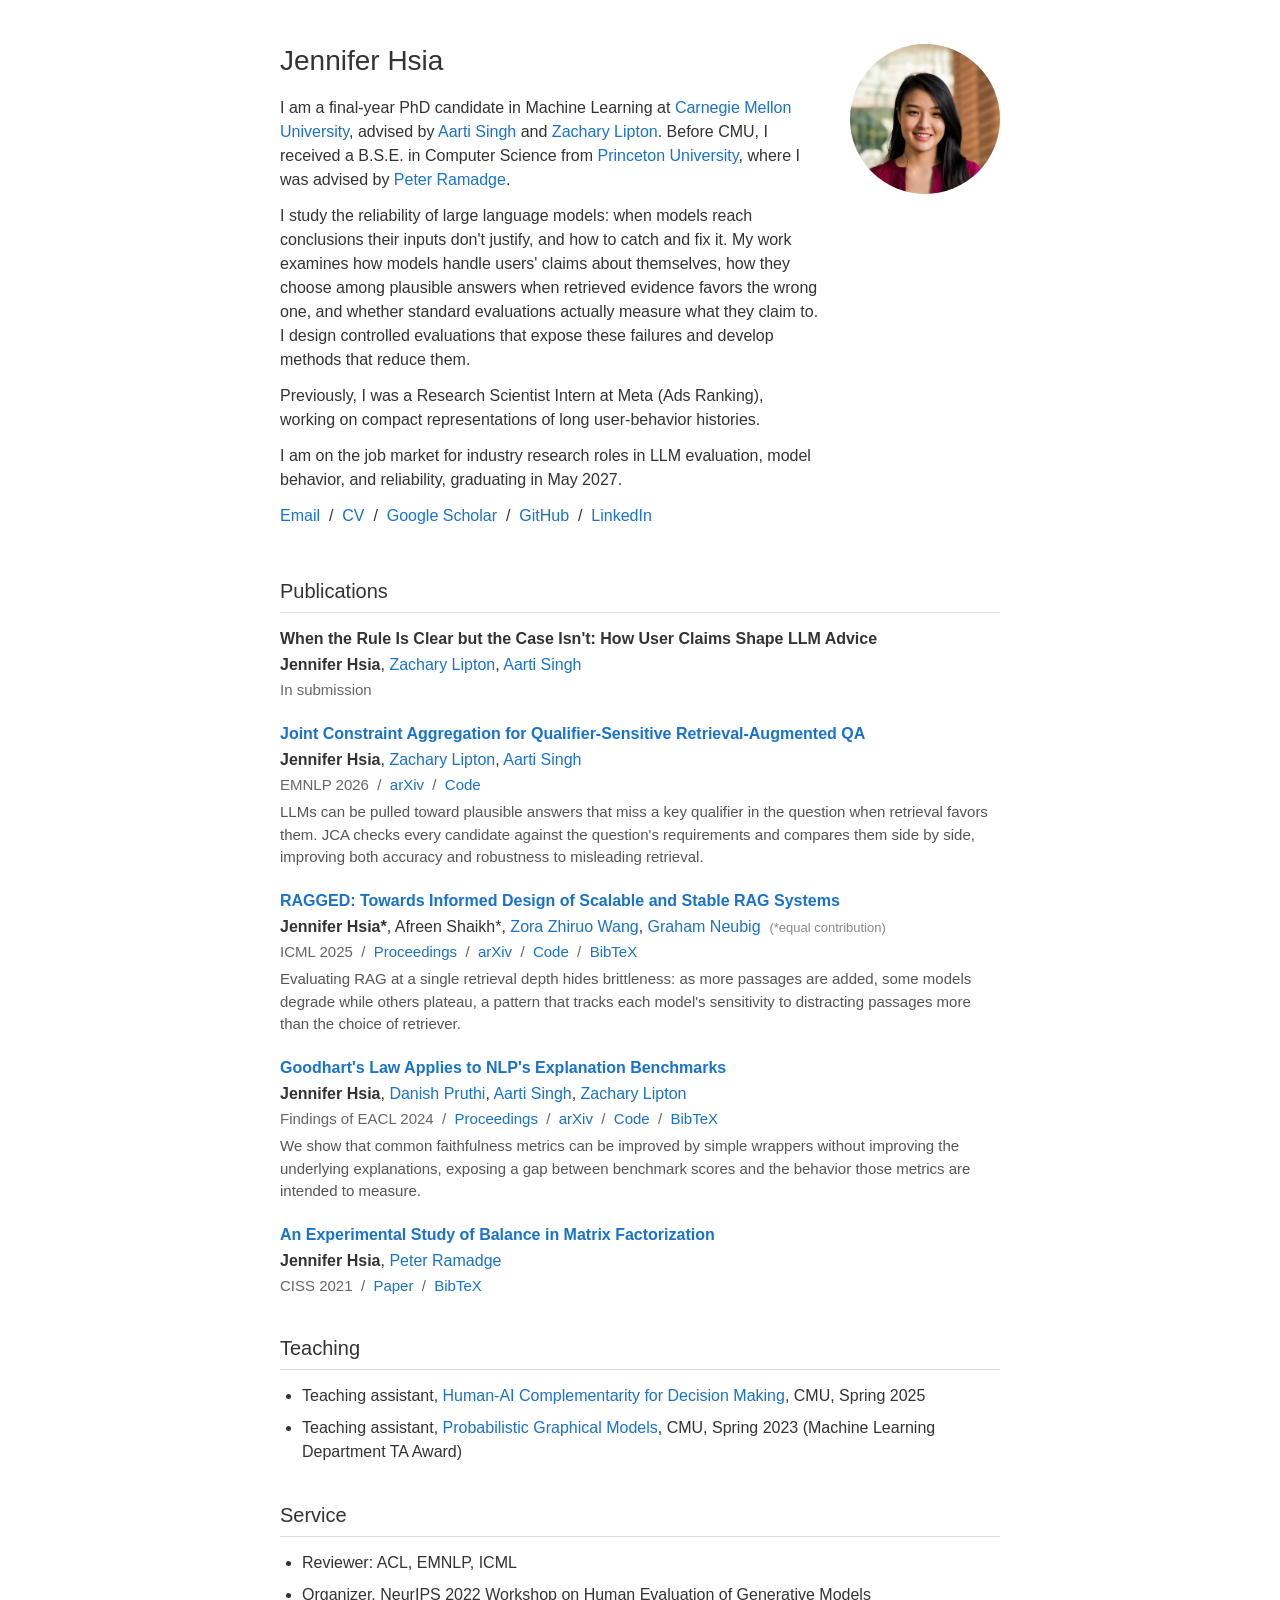
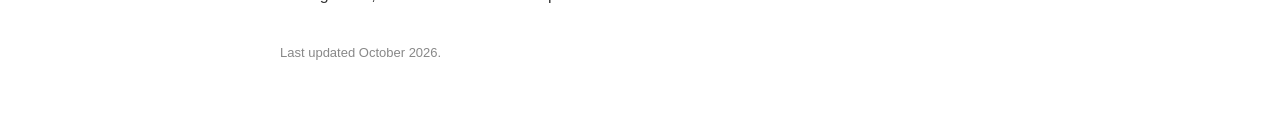
<file: index.html>
<!doctype html>
<html lang="en">
<head>
  <meta charset="utf-8">
  <meta name="viewport" content="width=device-width, initial-scale=1">
  <title>Jennifer Hsia</title>
  <meta name="author" content="Jennifer Hsia">
  <meta
    name="description"
    content="Jennifer Hsia is a Machine Learning PhD candidate at Carnegie Mellon University working on LLM reliability: evaluations that expose model failures and methods that reduce them."
  >
  <link rel="canonical" href="https://jenhsia.github.io/">
  <link rel="icon" type="image/jpeg" href="images/avatar.jpg">

  <meta property="og:title" content="Jennifer Hsia">
  <meta
    property="og:description"
    content="Machine Learning PhD candidate at Carnegie Mellon University working on LLM reliability: evaluations that expose model failures and methods that reduce them."
  >
  <meta property="og:type" content="website">
  <meta property="og:url" content="https://jenhsia.github.io/">
  <meta property="og:image" content="https://jenhsia.github.io/images/avatar.jpg">
  <meta name="twitter:card" content="summary">

  <link rel="stylesheet" href="stylesheet.css?v=4">
</head>

<body>
  <main>
    <header class="about">
      <div class="about-text">
        <h1>Jennifer Hsia</h1>
        <p>
          I am a final-year PhD candidate in Machine Learning at
          <a href="https://www.ml.cmu.edu/">Carnegie Mellon University</a>, advised by
          <a href="https://www.cs.cmu.edu/~aarti/">Aarti Singh</a> and
          <a href="https://www.zacharylipton.com/">Zachary Lipton</a>.
          Before CMU, I received a B.S.E. in Computer Science from
          <a href="https://www.princeton.edu/">Princeton University</a>, where I was advised by
          <a href="http://faculty.ee.princeton.edu/ramadge/doku.html">Peter Ramadge</a>.
        </p>
        <p>
          I study the reliability of large language models: when models reach conclusions
          their inputs don't justify, and how to catch and fix it. My work examines how models
          handle users' claims about themselves, how they choose among plausible answers when
          retrieved evidence favors the wrong one, and whether standard evaluations actually
          measure what they claim to. I design controlled evaluations that expose these
          failures and develop methods that reduce them.
        </p>
        <p>
          Previously, I was a Research Scientist Intern at Meta (Ads Ranking), working on
          compact representations of long user-behavior histories.
        </p>
        <p>
          I am on the job market for industry research roles in LLM evaluation, model
          behavior, and reliability, graduating in May 2027.
        </p>
        <p class="links">
          <a href="mailto:jennifer.hsia2@gmail.com">Email</a> &nbsp;/&nbsp;
          <a href="Jennifer_Hsia_CV.pdf">CV</a> &nbsp;/&nbsp;
          <a href="https://scholar.google.com/citations?user=4i-T-5UAAAAJ&amp;hl=en">Google Scholar</a> &nbsp;/&nbsp;
          <a href="https://github.com/jenhsia">GitHub</a> &nbsp;/&nbsp;
          <a href="https://www.linkedin.com/in/jennifer-h-b90144131/">LinkedIn</a>
        </p>
      </div>
      <img class="portrait" src="images/avatar.jpg" alt="Jennifer Hsia">
    </header>


    <section id="publications">
      <h2>Publications</h2>

      <div class="pub">
        <p class="pub-title">
          When the Rule Is Clear but the Case Isn't: How User Claims Shape LLM Advice
        </p>
        <p class="pub-authors">
          <strong>Jennifer Hsia</strong>,
          <a href="https://www.zacharylipton.com/">Zachary Lipton</a>,
          <a href="https://www.cs.cmu.edu/~aarti/">Aarti Singh</a>
        </p>
        <p class="pub-venue">In submission</p>
      </div>

      <div class="pub">
        <p class="pub-title">
          <a href="https://arxiv.org/abs/2610.27114">
            Joint Constraint Aggregation for Qualifier-Sensitive Retrieval-Augmented QA
          </a>
        </p>
        <p class="pub-authors">
          <strong>Jennifer Hsia</strong>,
          <a href="https://www.zacharylipton.com/">Zachary Lipton</a>,
          <a href="https://www.cs.cmu.edu/~aarti/">Aarti Singh</a>
        </p>
        <p class="pub-venue">
          EMNLP 2026 &nbsp;/&nbsp;
          <a href="https://arxiv.org/abs/2610.27114">arXiv</a> &nbsp;/&nbsp;
          <a href="https://github.com/jenhsia/joint_constraint_aggregation">Code</a>
        </p>
        <p class="pub-summary">
          LLMs can be pulled toward plausible answers that miss a key qualifier in the question
          when retrieval favors them. JCA checks every candidate against the question's
          requirements and compares them side by side, improving both accuracy and robustness
          to misleading retrieval.
        </p>
      </div>

      <div class="pub">
        <p class="pub-title">
          <a href="https://proceedings.mlr.press/v267/hsia25a.html">
            RAGGED: Towards Informed Design of Scalable and Stable RAG Systems
          </a>
        </p>
        <p class="pub-authors">
          <strong>Jennifer Hsia*</strong>,
          Afreen Shaikh*,
          <a href="https://zorazrw.github.io/">Zora Zhiruo Wang</a>,
          <a href="https://www.phontron.com/">Graham Neubig</a>
          &nbsp;<span class="pub-note">(*equal contribution)</span>
        </p>
        <p class="pub-venue">
          ICML 2025 &nbsp;/&nbsp;
          <a href="https://proceedings.mlr.press/v267/hsia25a.html">Proceedings</a> &nbsp;/&nbsp;
          <a href="https://arxiv.org/abs/2403.09040">arXiv</a> &nbsp;/&nbsp;
          <a href="https://github.com/neulab/ragged">Code</a> &nbsp;/&nbsp;
          <a href="data/RAGGED_bib.html">BibTeX</a>
        </p>
        <p class="pub-summary">
          Evaluating RAG at a single retrieval depth hides brittleness: as more passages are
          added, some models degrade while others plateau, a pattern that tracks each model's
          sensitivity to distracting passages more than the choice of retriever.
        </p>
      </div>

      <div class="pub">
        <p class="pub-title">
          <a href="https://aclanthology.org/2024.findings-eacl.88/">
            Goodhart's Law Applies to NLP's Explanation Benchmarks
          </a>
        </p>
        <p class="pub-authors">
          <strong>Jennifer Hsia</strong>,
          <a href="https://danishpruthi.com/">Danish Pruthi</a>,
          <a href="https://www.cs.cmu.edu/~aarti/">Aarti Singh</a>,
          <a href="https://www.zacharylipton.com/">Zachary Lipton</a>
        </p>
        <p class="pub-venue">
          Findings of EACL 2024 &nbsp;/&nbsp;
          <a href="https://aclanthology.org/2024.findings-eacl.88/">Proceedings</a> &nbsp;/&nbsp;
          <a href="https://arxiv.org/abs/2308.14272">arXiv</a> &nbsp;/&nbsp;
          <a href="https://github.com/jenhsia/goodhart_nlp_explainability">Code</a> &nbsp;/&nbsp;
          <a href="data/Goodharts_bib.html">BibTeX</a>
        </p>
        <p class="pub-summary">
          We show that common faithfulness metrics can be improved by simple wrappers without
          improving the underlying explanations, exposing a gap between benchmark scores and
          the behavior those metrics are intended to measure.
        </p>
      </div>

      <div class="pub">
        <p class="pub-title">
          <a href="https://par.nsf.gov/servlets/purl/10299393">
            An Experimental Study of Balance in Matrix Factorization
          </a>
        </p>
        <p class="pub-authors">
          <strong>Jennifer Hsia</strong>,
          <a href="http://faculty.ee.princeton.edu/ramadge/doku.html">Peter Ramadge</a>
        </p>
        <p class="pub-venue">
          CISS 2021 &nbsp;/&nbsp;
          <a href="https://par.nsf.gov/servlets/purl/10299393">Paper</a> &nbsp;/&nbsp;
          <a href="data/MatrixFactorization_bib.html">BibTeX</a>
        </p>
      </div>
    </section>

    <section id="teaching">
      <h2>Teaching</h2>
      <ul>
        <li>
          Teaching assistant,
          <a href="https://www.cmu.edu/dietrich/sds/ddmlab/cotyweb/syllabus/Syllabus_10-736_88-836_88-436.pdf">Human-AI Complementarity for Decision Making</a>,
          CMU, Spring 2025
        </li>
        <li>
          Teaching assistant,
          <a href="https://andrejristeski.github.io/10708-S23/">Probabilistic Graphical Models</a>,
          CMU, Spring 2023 (Machine Learning Department TA Award)
        </li>
      </ul>
    </section>

    <section id="service">
      <h2>Service</h2>
      <ul>
        <li>Reviewer: ACL, EMNLP, ICML</li>
        <li>Organizer, NeurIPS 2022 Workshop on Human Evaluation of Generative Models</li>
      </ul>
    </section>

    <footer>
      <p>Last updated October 2026.</p>
    </footer>
  </main>
</body>
</html>
</file>
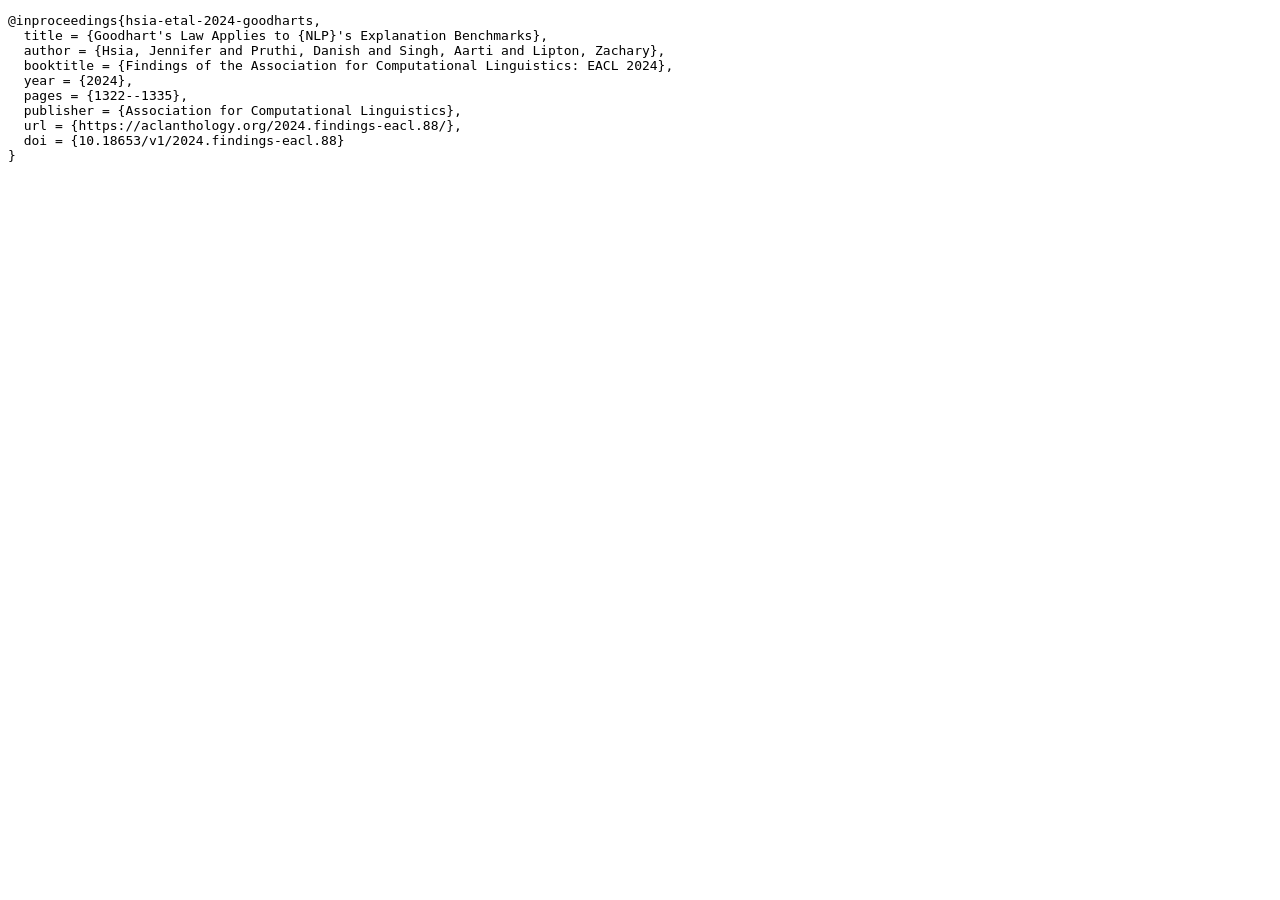
<file: data/Goodharts_bib.html>
<!DOCTYPE html>
<html lang="en">
<head>
    <meta charset="UTF-8">
    <title>BibTeX | Goodhart's Law Applies to NLP's Explanation Benchmarks</title>
</head>
<body>
<pre>
@inproceedings{hsia-etal-2024-goodharts,
  title = {Goodhart's Law Applies to {NLP}'s Explanation Benchmarks},
  author = {Hsia, Jennifer and Pruthi, Danish and Singh, Aarti and Lipton, Zachary},
  booktitle = {Findings of the Association for Computational Linguistics: EACL 2024},
  year = {2024},
  pages = {1322--1335},
  publisher = {Association for Computational Linguistics},
  url = {https://aclanthology.org/2024.findings-eacl.88/},
  doi = {10.18653/v1/2024.findings-eacl.88}
}
</pre>

</body>
</html>
</file>
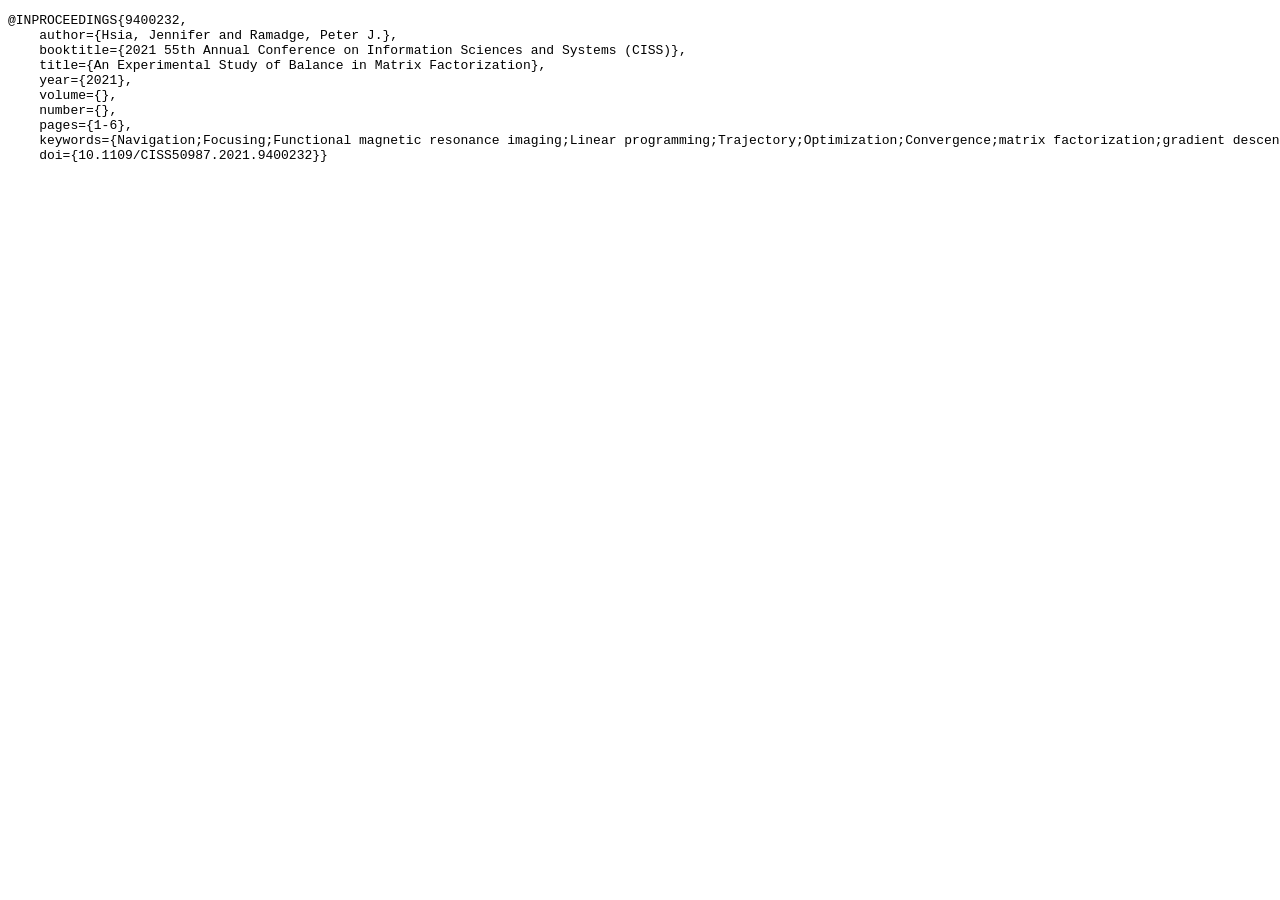
<file: data/MatrixFactorization_bib.html>
<!DOCTYPE html>
<html lang="en">
<head>
    <meta charset="UTF-8">
    <title>BibTeX | An Experimental Study of Balance in Matrix Factorization</title>
</head>
<body>
<pre>
@INPROCEEDINGS{9400232,
    author={Hsia, Jennifer and Ramadge, Peter J.},
    booktitle={2021 55th Annual Conference on Information Sciences and Systems (CISS)}, 
    title={An Experimental Study of Balance in Matrix Factorization}, 
    year={2021},
    volume={},
    number={},
    pages={1-6},
    keywords={Navigation;Focusing;Functional magnetic resonance imaging;Linear programming;Trajectory;Optimization;Convergence;matrix factorization;gradient descent;balance;saddle points;non-convex optimization},
    doi={10.1109/CISS50987.2021.9400232}}
      
</pre>

</body>
</html>
</file>
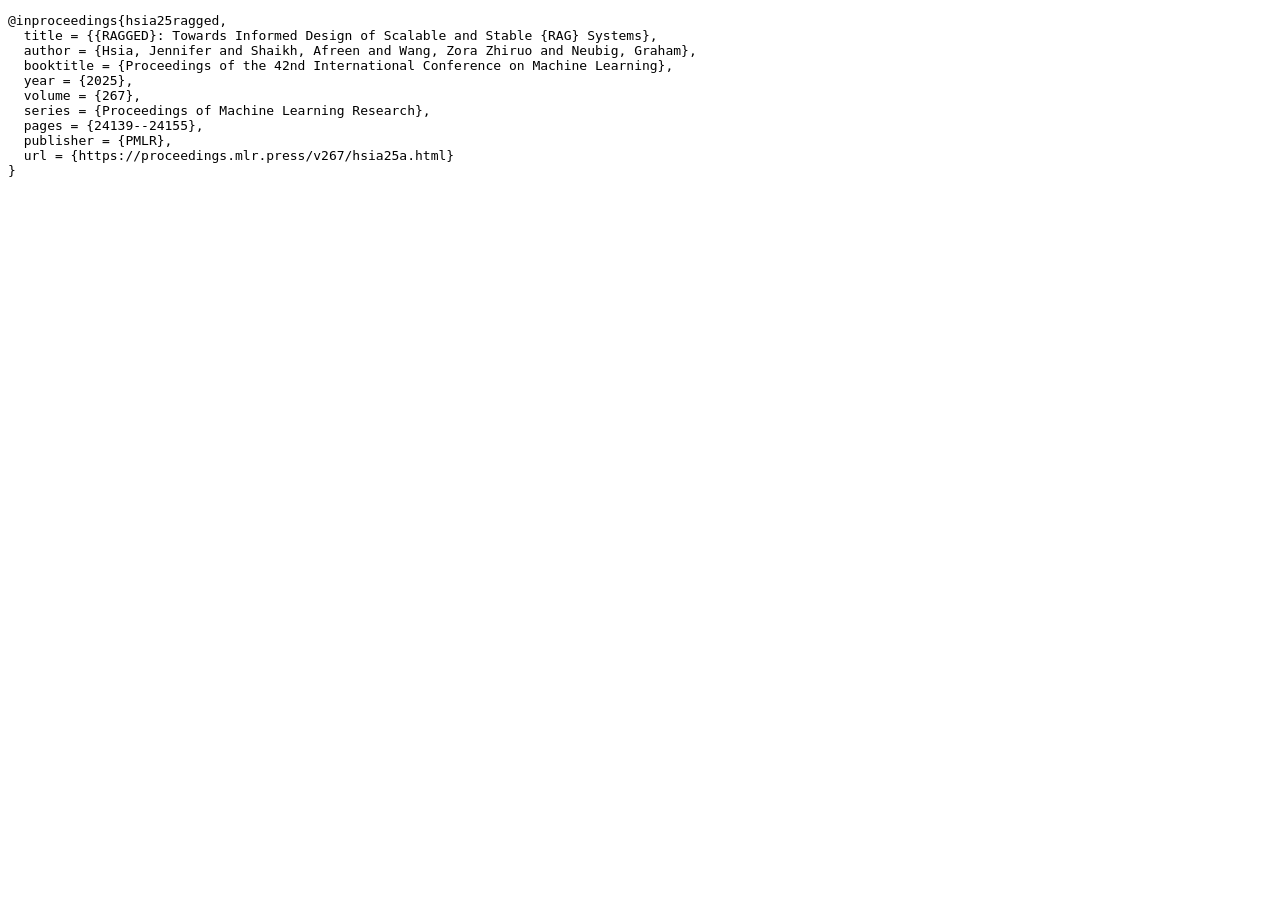
<file: data/RAGGED_bib.html>
<!DOCTYPE html>
<html lang="en">
<head>
    <meta charset="UTF-8">
    <title>BibTeX | RAGGED</title>
</head>
<body>
<pre>
@inproceedings{hsia25ragged,
  title = {{RAGGED}: Towards Informed Design of Scalable and Stable {RAG} Systems},
  author = {Hsia, Jennifer and Shaikh, Afreen and Wang, Zora Zhiruo and Neubig, Graham},
  booktitle = {Proceedings of the 42nd International Conference on Machine Learning},
  year = {2025},
  volume = {267},
  series = {Proceedings of Machine Learning Research},
  pages = {24139--24155},
  publisher = {PMLR},
  url = {https://proceedings.mlr.press/v267/hsia25a.html}
}
</pre>

</body>
</html>
</file>
<file: stylesheet.css>
body {
  margin: 0;
  padding: 0;
  background: #ffffff;
  color: #333333;
  font-family: "Helvetica Neue", Helvetica, Arial, sans-serif;
  font-size: 16px;
  line-height: 1.5;
}

main {
  max-width: 720px;
  margin: 0 auto;
  padding: 40px 20px 60px;
}

a {
  color: #1772d0;
  text-decoration: none;
}

a:hover,
a:focus {
  text-decoration: underline;
}

h1 {
  margin: 0 0 14px;
  font-size: 28px;
  font-weight: normal;
}

h2 {
  margin: 0 0 14px;
  padding-bottom: 6px;
  border-bottom: 1px solid #dddddd;
  font-size: 20px;
  font-weight: normal;
}

p {
  margin: 0 0 12px;
}

.about {
  display: flex;
  align-items: flex-start;
  gap: 28px;
  margin-bottom: 36px;
}

.about-text {
  flex: 1;
  min-width: 0;
}

.portrait {
  flex: 0 0 150px;
  width: 150px;
  height: 150px;
  border-radius: 50%;
  object-fit: cover;
  margin-top: 4px;
}

section {
  margin-bottom: 36px;
}

.pub {
  margin-bottom: 20px;
}

.pub p {
  margin: 0 0 2px;
}

.pub-title {
  font-weight: bold;
}

.pub-venue {
  color: #666666;
  font-size: 15px;
}

.pub-summary {
  margin-top: 5px !important;
  color: #555555;
  font-size: 15px;
}

ul {
  margin: 0;
  padding-left: 22px;
}

li {
  margin-bottom: 8px;
}

footer {
  color: #888888;
  font-size: 13px;
}

@media (max-width: 600px) {
  .about {
    flex-direction: column-reverse;
    align-items: flex-start;
    gap: 18px;
  }

  .portrait {
    width: 130px;
    height: 130px;
    flex-basis: auto;
  }

  h1 {
    font-size: 26px;
  }
}

.pub-note {
  color: #888888;
  font-size: 13px;
}
</file>
